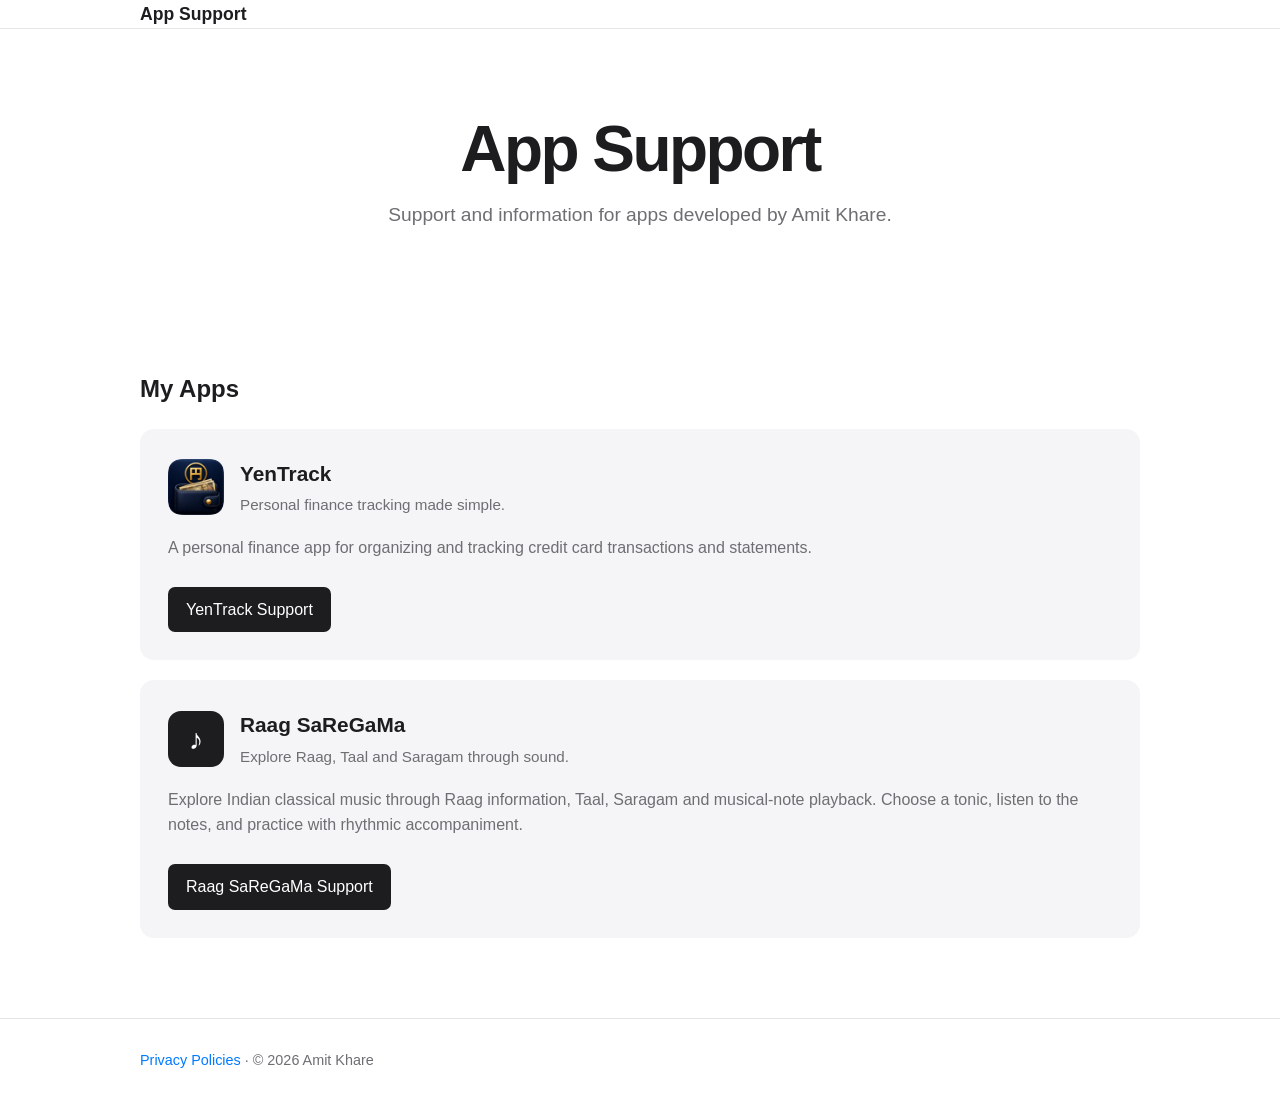
<file: index.html>
<!DOCTYPE html>
<html lang="en">
<head>
    <meta charset="UTF-8">
    <meta name="viewport" content="width=device-width, initial-scale=1.0">

    <meta name="description"
          content="Support and information for apps developed by Amit Khare.">

    <title>App Support</title>

    <link rel="stylesheet" href="style.css">
</head>

<body>

<header class="site-header">
    <div class="container">
        <a href="index.html" class="site-title">App Support</a>
    </div>
</header>

<main class="container">

    <section class="hero">
        <h1>App Support</h1>
        <p>
            Support and information for apps developed by Amit Khare.
        </p>
    </section>

    <section>
        <h2>My Apps</h2>

        <div class="app-card">

            <div class="app-card-header">

                <img src="apps/yentrack/YenTrack%20Icon%20(1).png"
                     alt="YenTrack"
                     class="app-card-icon">

                <div>
                    <h3>YenTrack</h3>
                    <p class="app-card-subtitle">
                        Personal finance tracking made simple.
                    </p>
                </div>

            </div>

            <p>
                A personal finance app for organizing and tracking
                credit card transactions and statements.
            </p>

            <a href="apps/yentrack/" class="button">
                YenTrack Support
            </a>

        </div>


        <div class="app-card">

            <div class="app-card-header">

                <div class="app-card-icon app-card-icon-placeholder"
                     aria-hidden="true">♪</div>

                <div>
                    <h3>Raag SaReGaMa</h3>
                    <p class="app-card-subtitle">
                        Explore Raag, Taal and Saragam through sound.
                    </p>
                </div>

            </div>

            <p>
                Explore Indian classical music through Raag information,
                Taal, Saragam and musical-note playback. Choose a tonic,
                listen to the notes, and practice with rhythmic accompaniment.
            </p>

            <a href="apps/raag-saregama/" class="button">
                Raag SaReGaMa Support
            </a>

        </div>

    </section>

</main>

<footer class="site-footer">
    <div class="container">
        <a href="privacy.html">Privacy Policies</a>
        <span> · </span>
        <span>© 2026 Amit Khare</span>
    </div>
</footer>

</body>
</html>
</file>
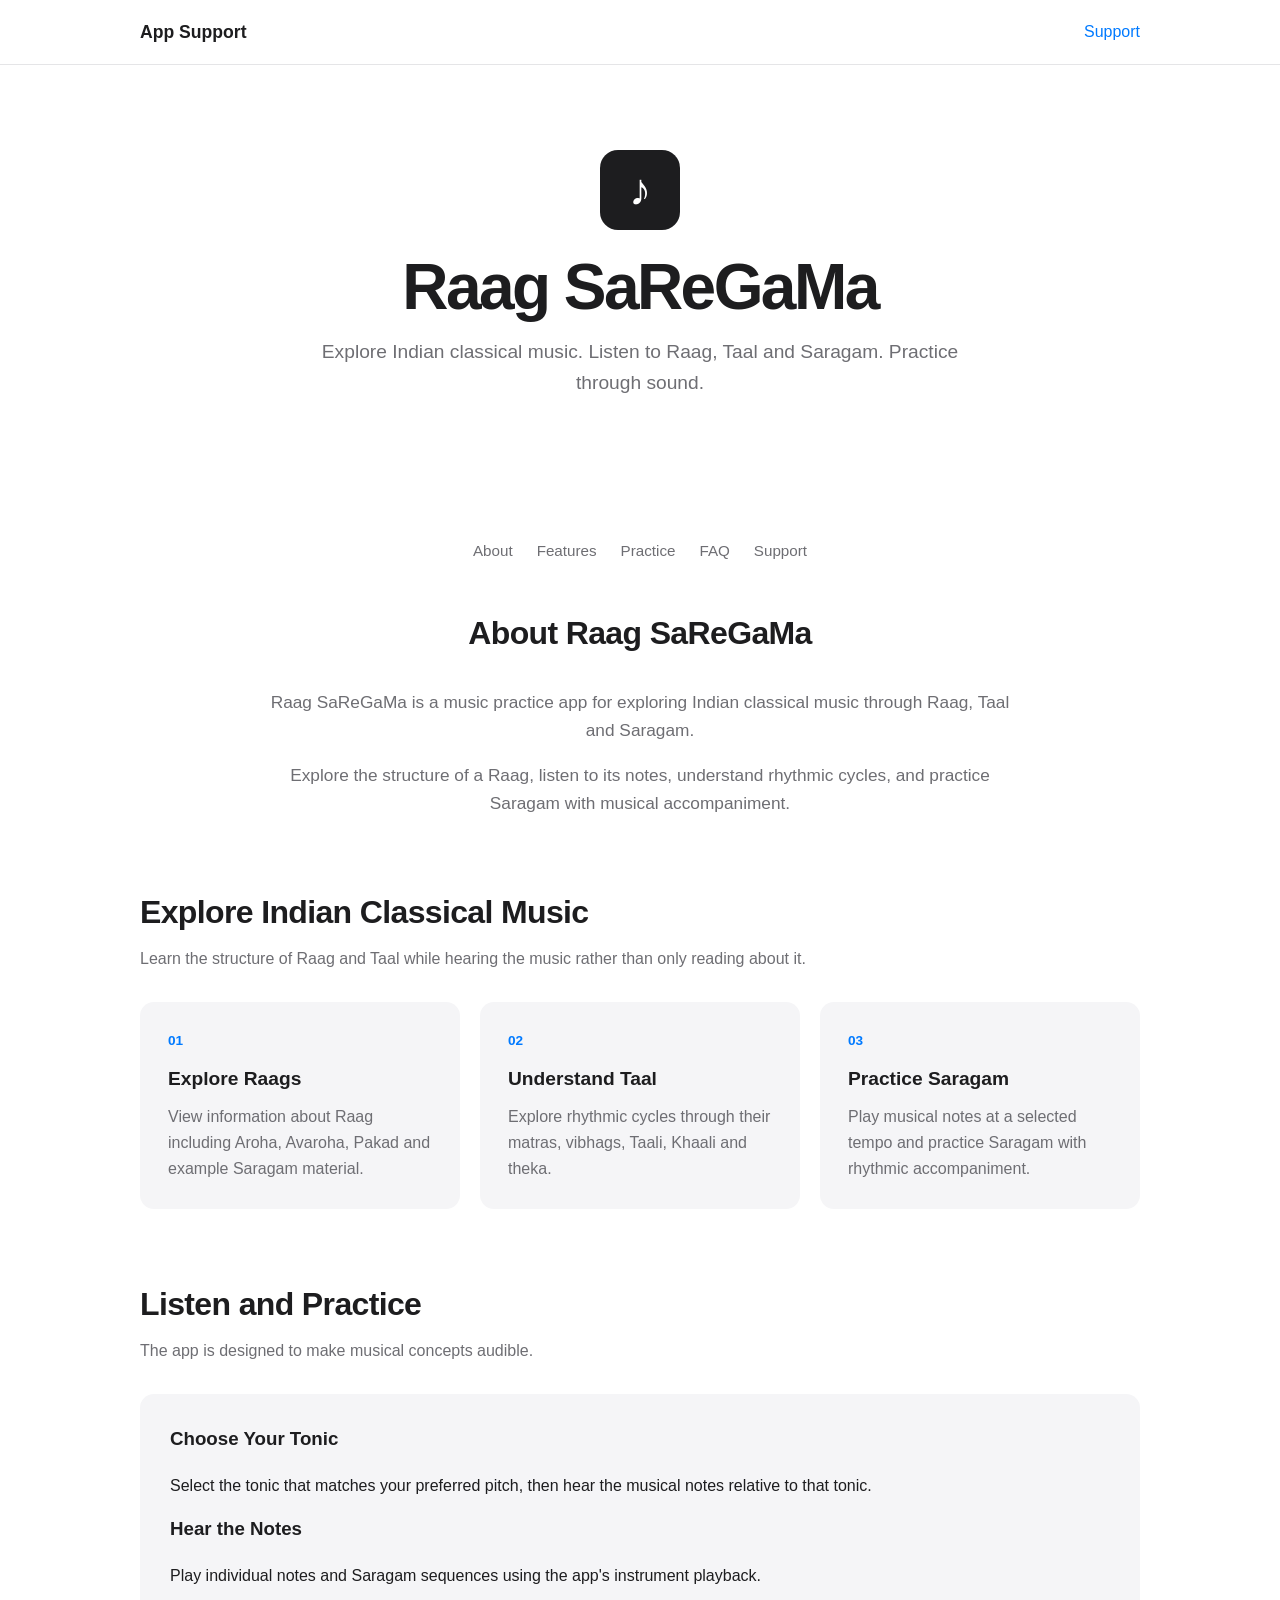
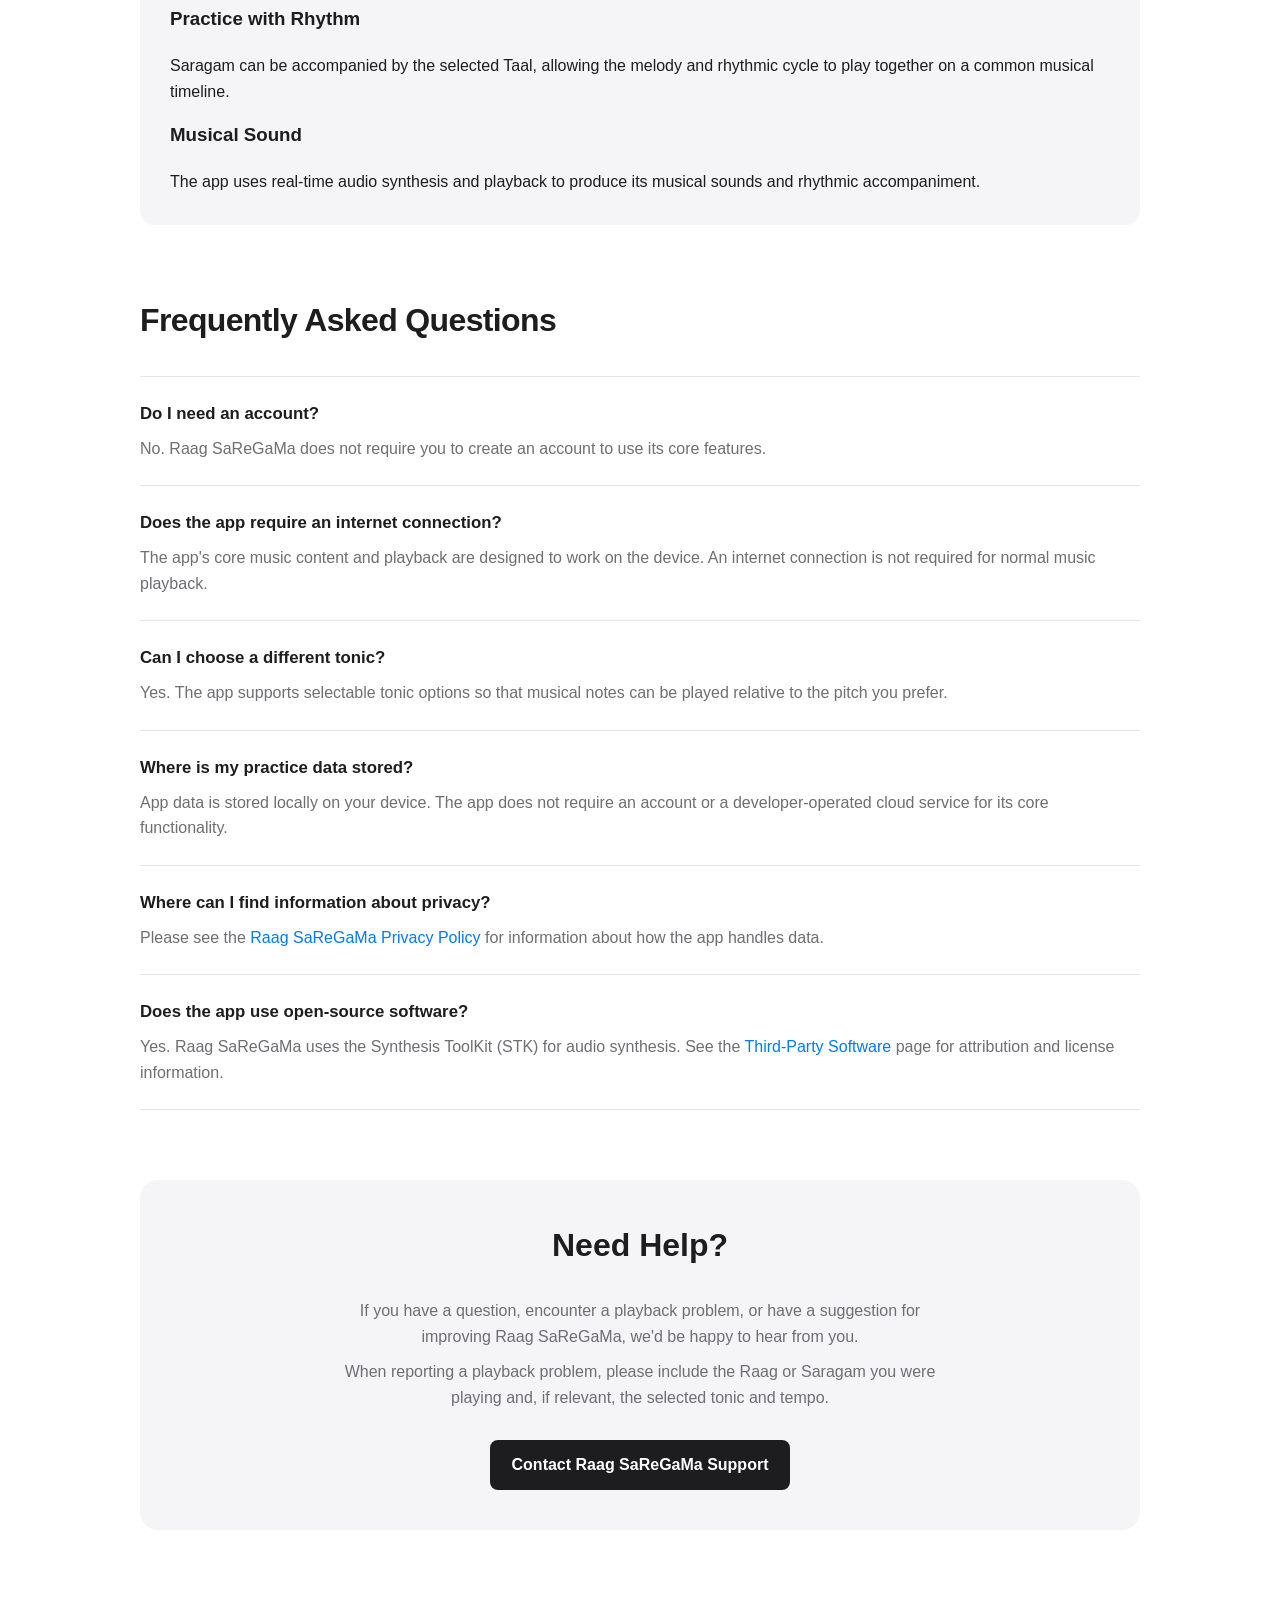
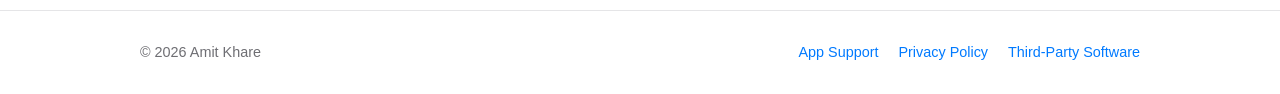
<file: apps/raag-saregama/index.html>
<!DOCTYPE html>
<html lang="en">
<head>
    <meta charset="UTF-8">
    <meta name="viewport" content="width=device-width, initial-scale=1.0">

    <meta name="description"
          content="Raag SaReGaMa support, help and information.">

    <title>Raag SaReGaMa Support</title>

    <link rel="stylesheet" href="../../style.css">
</head>

<body>

<header class="site-header">
    <div class="container header-inner">

        <a href="../../" class="site-title">
            App Support
        </a>

        <a href="#support">Support</a>

    </div>
</header>

<main class="container">

    <section class="hero">

        <div class="hero-music-symbol" aria-hidden="true">♪</div>

        <h1>Raag SaReGaMa</h1>

        <p>
            Explore Indian classical music.
            Listen to Raag, Taal and Saragam.
            Practice through sound.
        </p>

    </section>


    <nav class="page-nav">
        <a href="#about">About</a>
        <a href="#features">Features</a>
        <a href="#practice">Practice</a>
        <a href="#faq">FAQ</a>
        <a href="#support">Support</a>
    </nav>


    <section id="about" class="intro">

        <div class="section-heading">
            <h2>About Raag SaReGaMa</h2>
        </div>

        <p>
            Raag SaReGaMa is a music practice app for exploring
            Indian classical music through Raag, Taal and Saragam.
        </p>

        <p>
            Explore the structure of a Raag, listen to its notes,
            understand rhythmic cycles, and practice Saragam with
            musical accompaniment.
        </p>

    </section>


    <section id="features">

        <div class="section-heading">
            <h2>Explore Indian Classical Music</h2>
            <p>
                Learn the structure of Raag and Taal while hearing
                the music rather than only reading about it.
            </p>
        </div>

        <div class="feature-grid">

            <div class="feature-card">
                <div class="feature-number">01</div>

                <h3>Explore Raags</h3>

                <p>
                    View information about Raag including Aroha,
                    Avaroha, Pakad and example Saragam material.
                </p>
            </div>


            <div class="feature-card">
                <div class="feature-number">02</div>

                <h3>Understand Taal</h3>

                <p>
                    Explore rhythmic cycles through their matras,
                    vibhags, Taali, Khaali and theka.
                </p>
            </div>


            <div class="feature-card">
                <div class="feature-number">03</div>

                <h3>Practice Saragam</h3>

                <p>
                    Play musical notes at a selected tempo and
                    practice Saragam with rhythmic accompaniment.
                </p>
            </div>

        </div>

    </section>


    <section id="practice">

        <div class="section-heading">
            <h2>Listen and Practice</h2>
            <p>
                The app is designed to make musical concepts audible.
            </p>
        </div>

        <div class="info-card">

            <h3>Choose Your Tonic</h3>

            <p>
                Select the tonic that matches your preferred pitch,
                then hear the musical notes relative to that tonic.
            </p>

            <h3>Hear the Notes</h3>

            <p>
                Play individual notes and Saragam sequences using
                the app's instrument playback.
            </p>

            <h3>Practice with Rhythm</h3>

            <p>
                Saragam can be accompanied by the selected Taal,
                allowing the melody and rhythmic cycle to play
                together on a common musical timeline.
            </p>

            <h3>Musical Sound</h3>

            <p>
                The app uses real-time audio synthesis and playback
                to produce its musical sounds and rhythmic accompaniment.
            </p>

        </div>

    </section>


    <section id="faq">

        <div class="section-heading">
            <h2>Frequently Asked Questions</h2>
        </div>

        <div class="faq">

            <div class="faq-item">
                <h3>
                    Do I need an account?
                </h3>

                <p>
                    No. Raag SaReGaMa does not require you to create
                    an account to use its core features.
                </p>
            </div>


            <div class="faq-item">
                <h3>
                    Does the app require an internet connection?
                </h3>

                <p>
                    The app's core music content and playback are
                    designed to work on the device. An internet
                    connection is not required for normal music
                    playback.
                </p>
            </div>


            <div class="faq-item">
                <h3>
                    Can I choose a different tonic?
                </h3>

                <p>
                    Yes. The app supports selectable tonic options so
                    that musical notes can be played relative to the
                    pitch you prefer.
                </p>
            </div>


            <div class="faq-item">
                <h3>
                    Where is my practice data stored?
                </h3>

                <p>
                    App data is stored locally on your device. The app
                    does not require an account or a developer-operated
                    cloud service for its core functionality.
                </p>
            </div>


            <div class="faq-item">
                <h3>
                    Where can I find information about privacy?
                </h3>

                <p>
                    Please see the
                    <a href="privacy.html">Raag SaReGaMa Privacy Policy</a>
                    for information about how the app handles data.
                </p>
            </div>


            <div class="faq-item">
                <h3>
                    Does the app use open-source software?
                </h3>

                <p>
                    Yes. Raag SaReGaMa uses the Synthesis ToolKit
                    (STK) for audio synthesis. See the
                    <a href="licenses.html">Third-Party Software</a>
                    page for attribution and license information.
                </p>
            </div>

        </div>

    </section>


    <section id="support">

        <div class="support-card">

            <h2>Need Help?</h2>

            <p>
                If you have a question, encounter a playback problem,
                or have a suggestion for improving Raag SaReGaMa,
                we'd be happy to hear from you.
            </p>

            <p>
                When reporting a playback problem, please include
                the Raag or Saragam you were playing and, if relevant,
                the selected tonic and tempo.
            </p>

            <a class="support-button"
               href="mailto:amittokhare@gmail.com">
                Contact Raag SaReGaMa Support
            </a>

        </div>

    </section>

</main>


<footer class="site-footer">

    <div class="container footer-inner">

        <div>
            © 2026 Amit Khare
        </div>

        <div class="footer-links">
            <a href="../../">App Support</a>
            <a href="privacy.html">Privacy Policy</a>
            <a href="licenses.html">Third-Party Software</a>
        </div>

    </div>

</footer>

</body>
</html>
</file>
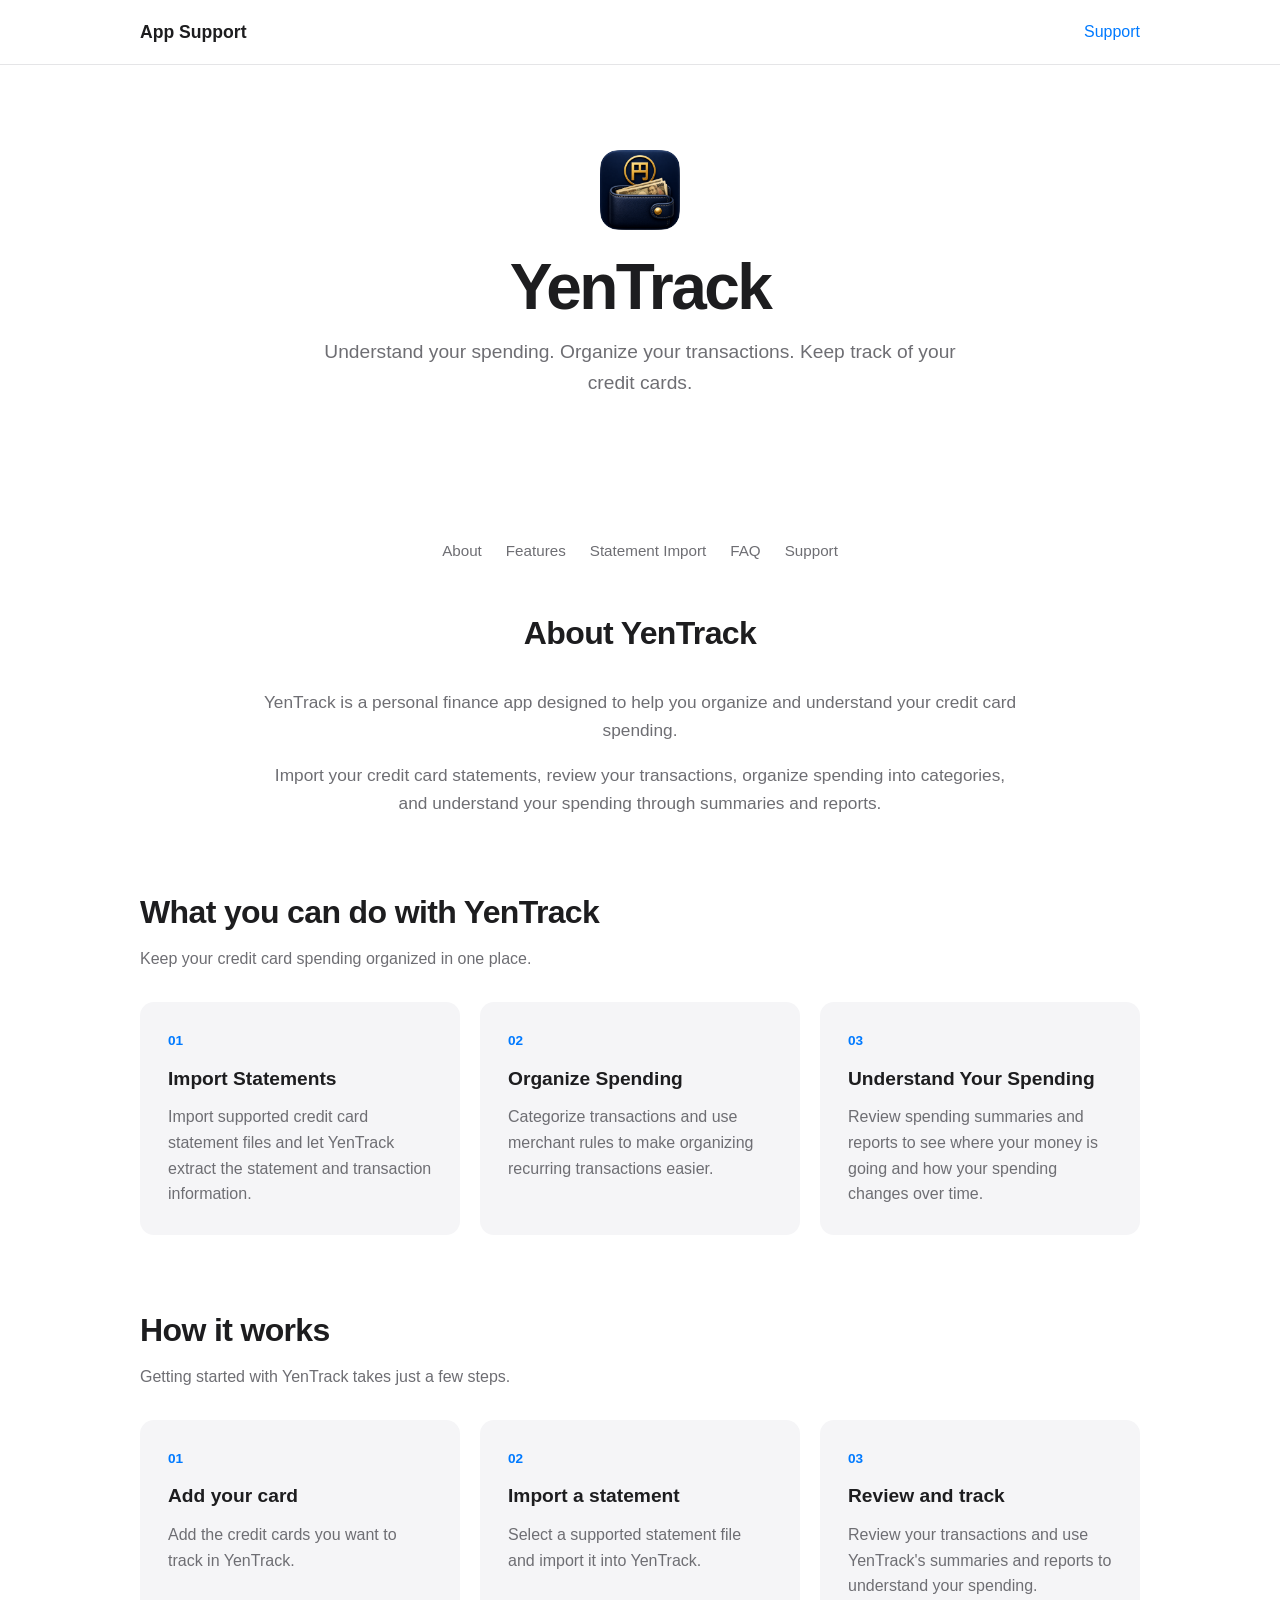
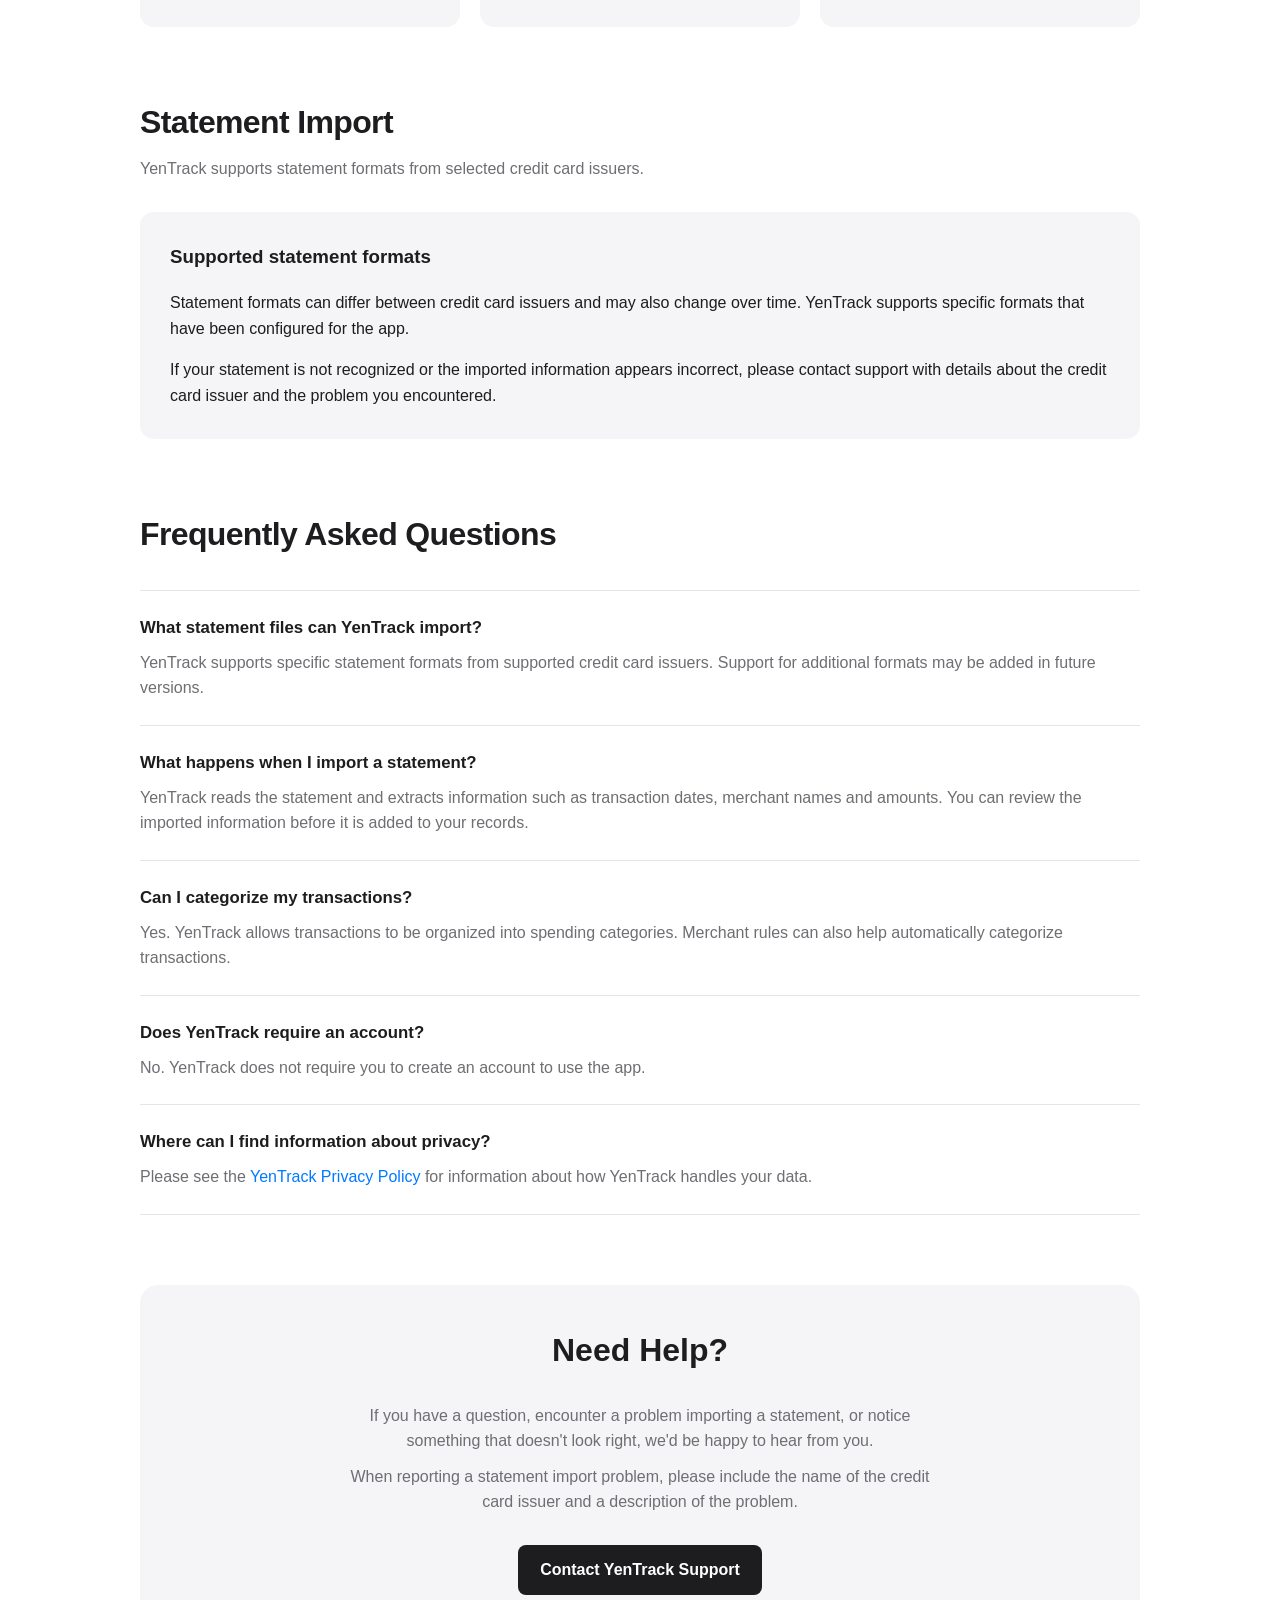
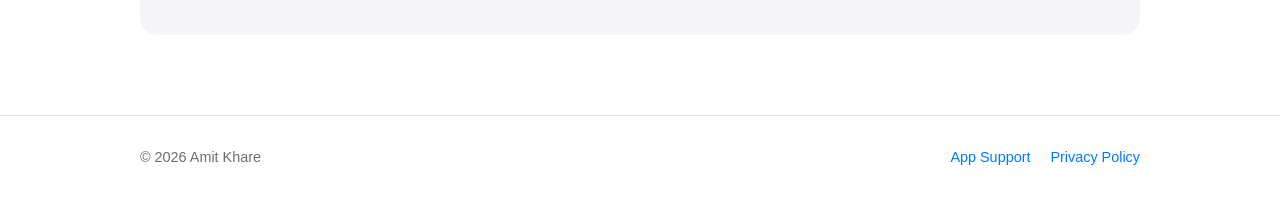
<file: apps/yentrack/index.html>
<!DOCTYPE html>
<html lang="en">
<head>
    <meta charset="UTF-8">
    <meta name="viewport" content="width=device-width, initial-scale=1.0">

    <meta name="description"
          content="YenTrack support, help and frequently asked questions.">

    <title>YenTrack Support</title>

    <link rel="stylesheet" href="../../style.css">
</head>

<body>

<header class="site-header">
    <div class="container header-inner">

        <a href="../../" class="site-title">
            App Support
        </a>

        <a href="#support">Support</a>

    </div>
</header>


<main class="container">

    <!-- Hero -->

    <section class="hero">

        <img src="YenTrack%20Icon%20(1).png" alt="YenTrack" class="hero-icon">

        <h1>YenTrack</h1>

        <p>
            Understand your spending.
            Organize your transactions.
            Keep track of your credit cards.
        </p>

    </section>


    <!-- Navigation -->

    <nav class="page-nav">
        <a href="#about">About</a>
        <a href="#features">Features</a>
        <a href="#import">Statement Import</a>
        <a href="#faq">FAQ</a>
        <a href="#support">Support</a>
    </nav>


    <!-- About -->

    <section id="about" class="intro">

        <div class="section-heading">
            <h2>About YenTrack</h2>
        </div>

        <p>
            YenTrack is a personal finance app designed to help you
            organize and understand your credit card spending.
        </p>

        <p>
            Import your credit card statements, review your
            transactions, organize spending into categories, and
            understand your spending through summaries and reports.
        </p>

    </section>


    <!-- Features -->

    <section id="features">

        <div class="section-heading">
            <h2>What you can do with YenTrack</h2>
            <p>
                Keep your credit card spending organized in one place.
            </p>
        </div>

        <div class="feature-grid">

            <div class="feature-card">
                <div class="feature-number">01</div>

                <h3>Import Statements</h3>

                <p>
                    Import supported credit card statement files and
                    let YenTrack extract the statement and transaction
                    information.
                </p>
            </div>


            <div class="feature-card">
                <div class="feature-number">02</div>

                <h3>Organize Spending</h3>

                <p>
                    Categorize transactions and use merchant rules to
                    make organizing recurring transactions easier.
                </p>
            </div>


            <div class="feature-card">
                <div class="feature-number">03</div>

                <h3>Understand Your Spending</h3>

                <p>
                    Review spending summaries and reports to see where
                    your money is going and how your spending changes
                    over time.
                </p>
            </div>

        </div>

    </section>


    <!-- How it works -->

    <section>

        <div class="section-heading">
            <h2>How it works</h2>
            <p>
                Getting started with YenTrack takes just a few steps.
            </p>
        </div>

        <div class="feature-grid">

            <div class="feature-card">
                <div class="feature-number">01</div>

                <h3>Add your card</h3>

                <p>
                    Add the credit cards you want to track in YenTrack.
                </p>
            </div>


            <div class="feature-card">
                <div class="feature-number">02</div>

                <h3>Import a statement</h3>

                <p>
                    Select a supported statement file and import it into
                    YenTrack.
                </p>
            </div>


            <div class="feature-card">
                <div class="feature-number">03</div>

                <h3>Review and track</h3>

                <p>
                    Review your transactions and use YenTrack's
                    summaries and reports to understand your spending.
                </p>
            </div>

        </div>

    </section>


    <!-- Statement Import -->

    <section id="import">

        <div class="section-heading">
            <h2>Statement Import</h2>
            <p>
                YenTrack supports statement formats from selected
                credit card issuers.
            </p>
        </div>

        <div class="info-card">

            <h3>Supported statement formats</h3>

            <p>
                Statement formats can differ between credit card issuers
                and may also change over time. YenTrack supports specific
                formats that have been configured for the app.
            </p>

            <p>
                If your statement is not recognized or the imported
                information appears incorrect, please contact support
                with details about the credit card issuer and the
                problem you encountered.
            </p>

        </div>

    </section>


    <!-- FAQ -->

    <section id="faq">

        <div class="section-heading">
            <h2>Frequently Asked Questions</h2>
        </div>

        <div class="faq">

            <div class="faq-item">
                <h3>
                    What statement files can YenTrack import?
                </h3>

                <p>
                    YenTrack supports specific statement formats from
                    supported credit card issuers. Support for additional
                    formats may be added in future versions.
                </p>
            </div>


            <div class="faq-item">
                <h3>
                    What happens when I import a statement?
                </h3>

                <p>
                    YenTrack reads the statement and extracts information
                    such as transaction dates, merchant names and
                    amounts. You can review the imported information
                    before it is added to your records.
                </p>
            </div>


            <div class="faq-item">
                <h3>
                    Can I categorize my transactions?
                </h3>

                <p>
                    Yes. YenTrack allows transactions to be organized
                    into spending categories. Merchant rules can also
                    help automatically categorize transactions.
                </p>
            </div>


            <div class="faq-item">
                <h3>
                    Does YenTrack require an account?
                </h3>

                <p>
                    No. YenTrack does not require you to create an
                    account to use the app.
                </p>
            </div>


            <div class="faq-item">
                <h3>
                    Where can I find information about privacy?
                </h3>

                <p>
                    Please see the
                    <a href="privacy.html">YenTrack Privacy Policy</a>
                    for information about how YenTrack handles your data.
                </p>
            </div>

        </div>

    </section>


    <!-- Support -->

    <section id="support">

        <div class="support-card">

            <h2>Need Help?</h2>

            <p>
                If you have a question, encounter a problem importing a
                statement, or notice something that doesn't look right,
                we'd be happy to hear from you.
            </p>

            <p>
                When reporting a statement import problem, please
                include the name of the credit card issuer and a
                description of the problem.
            </p>

            <a class="support-button"
               href="mailto:amittokhare@gmail.com">
                Contact YenTrack Support
            </a>

        </div>

    </section>

</main>


<footer class="site-footer">

    <div class="container footer-inner">

        <div>
            © 2026 Amit Khare
        </div>

        <div class="footer-links">
            <a href="../../">App Support</a>
            <a href="privacy.html">Privacy Policy</a>
        </div>

    </div>

</footer>

</body>
</html>
</file>
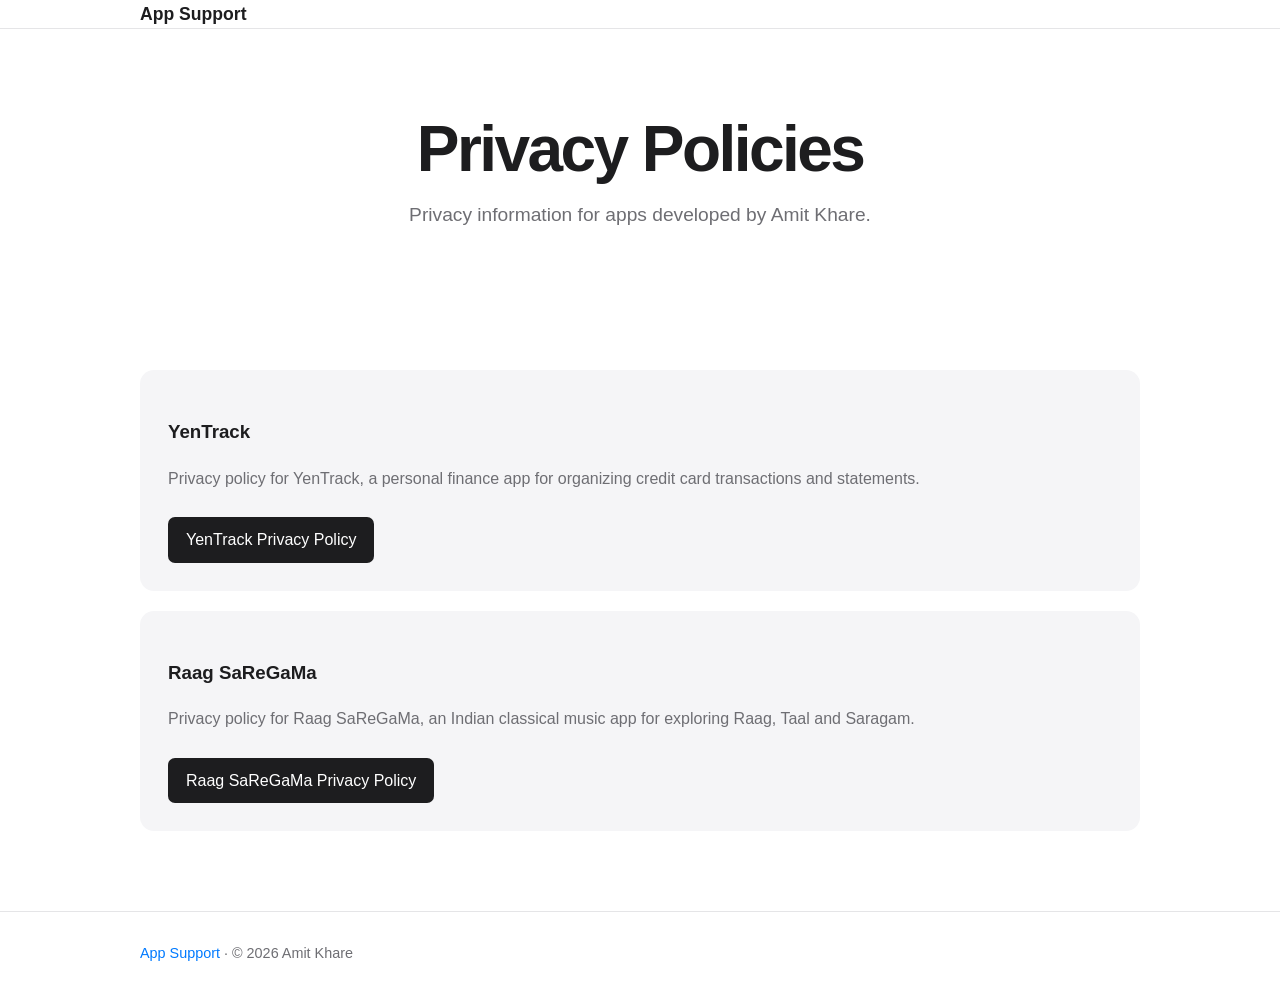
<file: privacy.html>
<!DOCTYPE html>
<html lang="en">
<head>
    <meta charset="UTF-8">
    <meta name="viewport" content="width=device-width, initial-scale=1.0">

    <title>Privacy Policies</title>

    <link rel="stylesheet" href="style.css">
</head>

<body>

<header class="site-header">
    <div class="container">
        <a href="index.html" class="site-title">App Support</a>
    </div>
</header>

<main class="container">

    <section class="hero">
        <h1>Privacy Policies</h1>
        <p>
            Privacy information for apps developed by Amit Khare.
        </p>
    </section>

    <section>

        <div class="app-card">
            <h3>YenTrack</h3>
            <p>
                Privacy policy for YenTrack, a personal finance app
                for organizing credit card transactions and statements.
            </p>
            <a href="apps/yentrack/privacy.html" class="button">
                YenTrack Privacy Policy
            </a>
        </div>

        <div class="app-card">
            <h3>Raag SaReGaMa</h3>
            <p>
                Privacy policy for Raag SaReGaMa, an Indian classical
                music app for exploring Raag, Taal and Saragam.
            </p>
            <a href="apps/raag-saregama/privacy.html" class="button">
                Raag SaReGaMa Privacy Policy
            </a>
        </div>

    </section>

</main>

<footer class="site-footer">
    <div class="container">
        <a href="index.html">App Support</a>
        <span> · </span>
        <span>© 2026 Amit Khare</span>
    </div>
</footer>

</body>
</html>
</file>
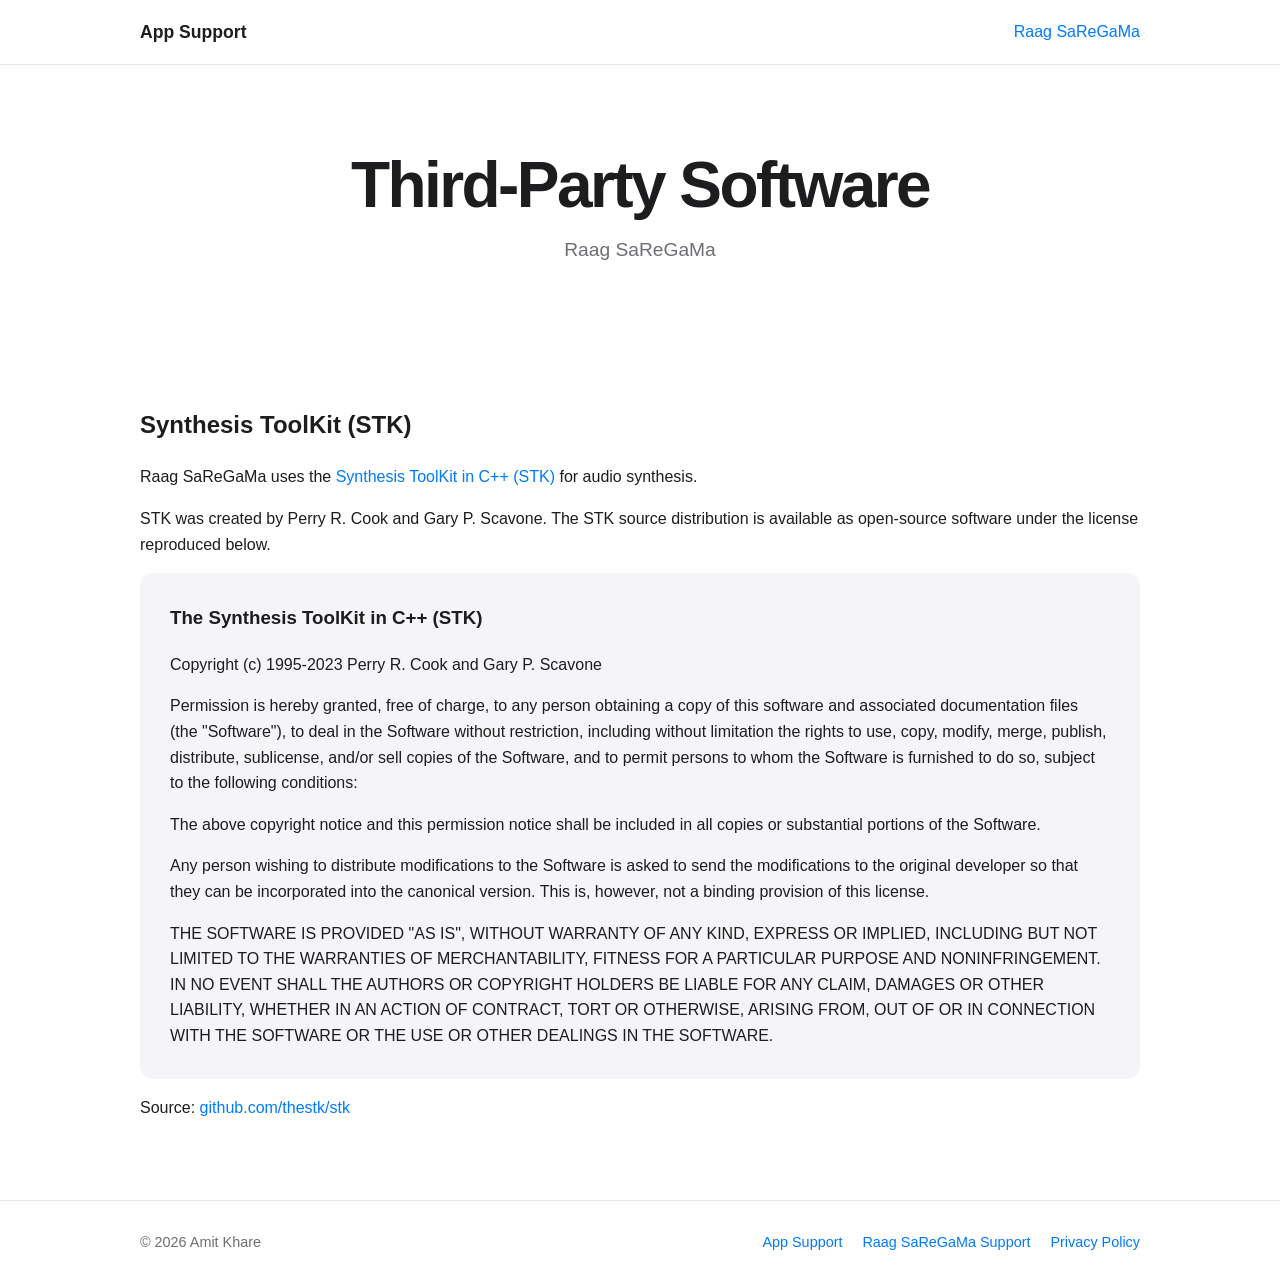
<file: apps/raag-saregama/licenses.html>
<!DOCTYPE html>
<html lang="en">
<head>
    <meta charset="UTF-8">
    <meta name="viewport" content="width=device-width, initial-scale=1.0">

    <meta name="description"
          content="Third-party software and open-source licenses used by Raag SaReGaMa.">

    <title>Raag SaReGaMa - Third-Party Software</title>

    <link rel="stylesheet" href="../../style.css">
</head>

<body>

<header class="site-header">
    <div class="container header-inner">

        <a href="../../" class="site-title">
            App Support
        </a>

        <a href="index.html">Raag SaReGaMa</a>

    </div>
</header>

<main class="container">

    <section class="hero">
        <h1>Third-Party Software</h1>
        <p>Raag SaReGaMa</p>
    </section>

    <section>

        <h2>Synthesis ToolKit (STK)</h2>

        <p>
            Raag SaReGaMa uses the
            <a href="https://github.com/thestk/stk" target="_blank" rel="noopener">
                Synthesis ToolKit in C++ (STK)
            </a>
            for audio synthesis.
        </p>

        <p>
            STK was created by Perry R. Cook and Gary P. Scavone.
            The STK source distribution is available as open-source
            software under the license reproduced below.
        </p>

        <div class="info-card">

            <h3>The Synthesis ToolKit in C++ (STK)</h3>

            <p>
                Copyright (c) 1995-2023 Perry R. Cook and Gary P. Scavone
            </p>

            <p>
                Permission is hereby granted, free of charge, to any
                person obtaining a copy of this software and associated
                documentation files (the "Software"), to deal in the
                Software without restriction, including without
                limitation the rights to use, copy, modify, merge,
                publish, distribute, sublicense, and/or sell copies
                of the Software, and to permit persons to whom the
                Software is furnished to do so, subject to the
                following conditions:
            </p>

            <p>
                The above copyright notice and this permission notice
                shall be included in all copies or substantial portions
                of the Software.
            </p>

            <p>
                Any person wishing to distribute modifications to the
                Software is asked to send the modifications to the
                original developer so that they can be incorporated
                into the canonical version. This is, however, not a
                binding provision of this license.
            </p>

            <p>
                THE SOFTWARE IS PROVIDED "AS IS", WITHOUT WARRANTY OF
                ANY KIND, EXPRESS OR IMPLIED, INCLUDING BUT NOT LIMITED
                TO THE WARRANTIES OF MERCHANTABILITY, FITNESS FOR A
                PARTICULAR PURPOSE AND NONINFRINGEMENT. IN NO EVENT
                SHALL THE AUTHORS OR COPYRIGHT HOLDERS BE LIABLE FOR
                ANY CLAIM, DAMAGES OR OTHER LIABILITY, WHETHER IN AN
                ACTION OF CONTRACT, TORT OR OTHERWISE, ARISING FROM,
                OUT OF OR IN CONNECTION WITH THE SOFTWARE OR THE USE OR
                OTHER DEALINGS IN THE SOFTWARE.
            </p>

        </div>

        <p>
            Source:
            <a href="https://github.com/thestk/stk" target="_blank" rel="noopener">
                github.com/thestk/stk
            </a>
        </p>

    </section>

</main>

<footer class="site-footer">

    <div class="container footer-inner">

        <div>
            © 2026 Amit Khare
        </div>

        <div class="footer-links">
            <a href="../../">App Support</a>
            <a href="index.html">Raag SaReGaMa Support</a>
            <a href="privacy.html">Privacy Policy</a>
        </div>

    </div>

</footer>

</body>
</html>
</file>
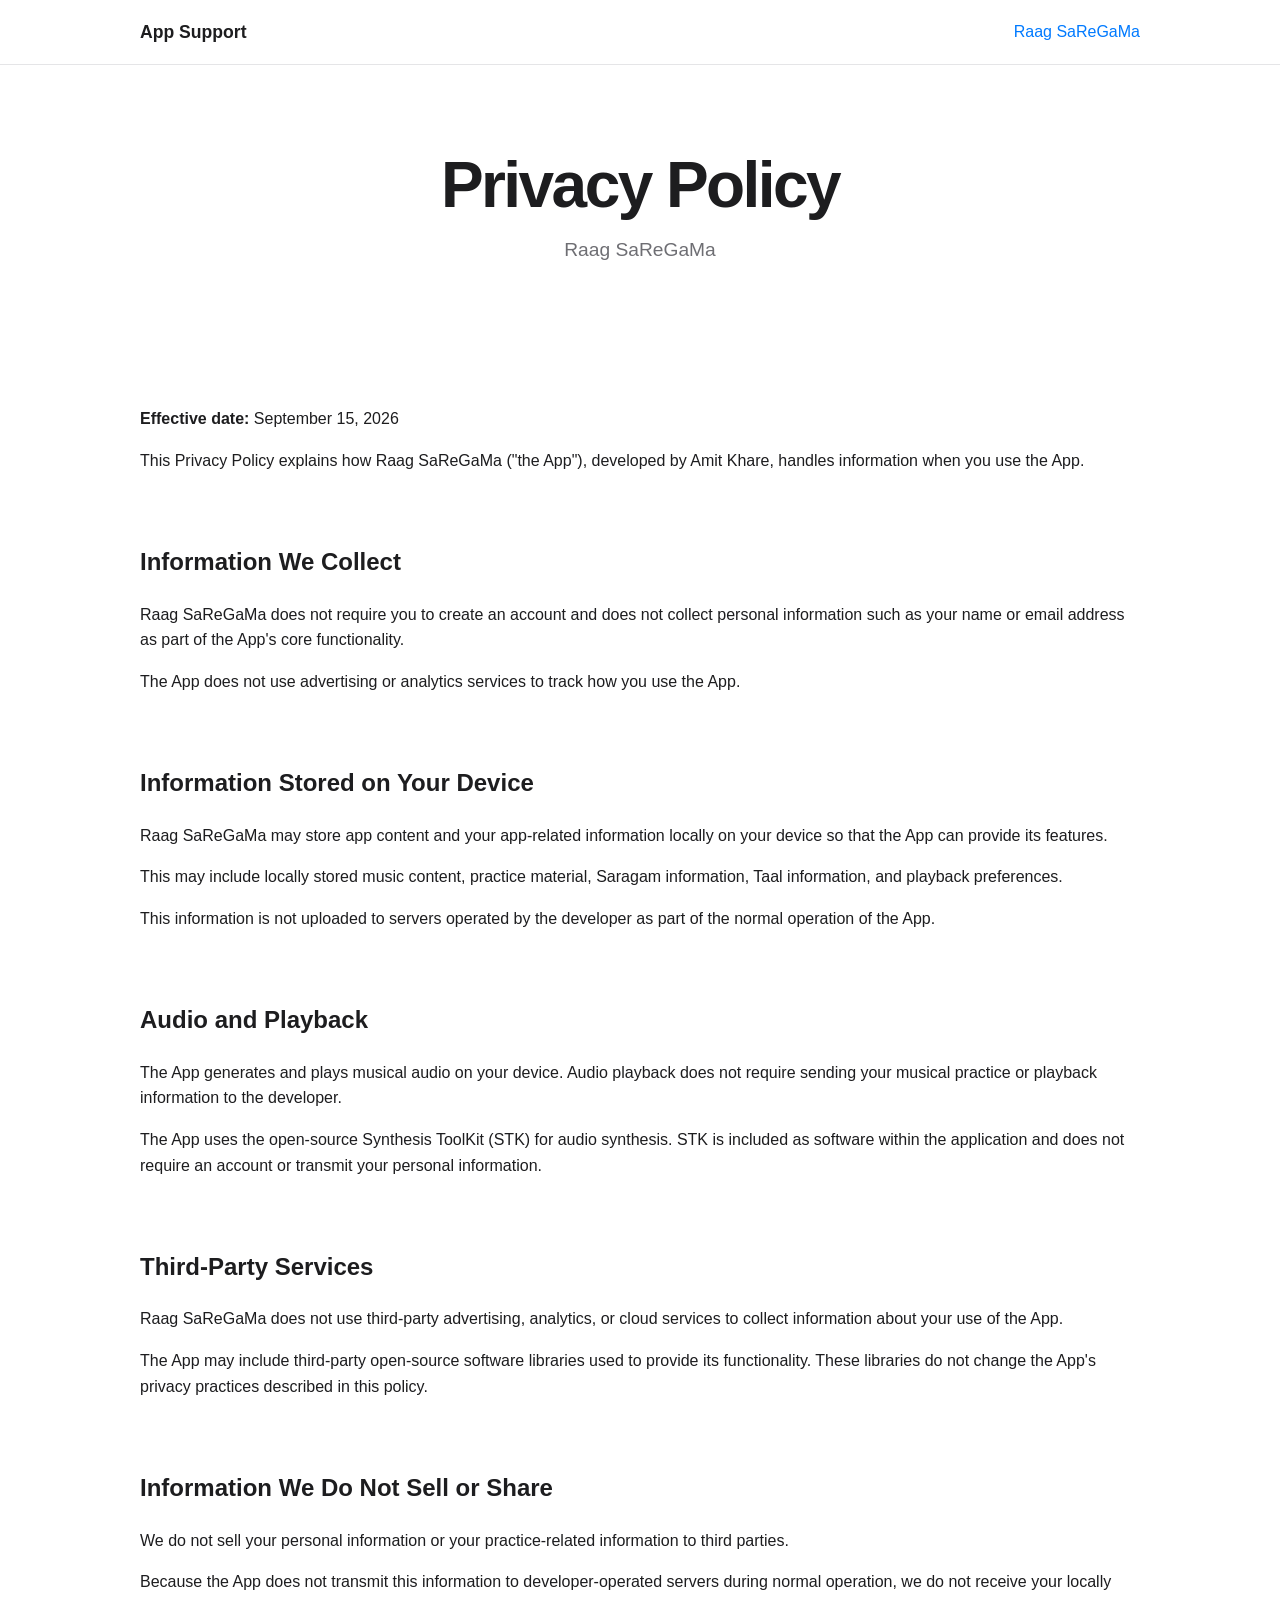
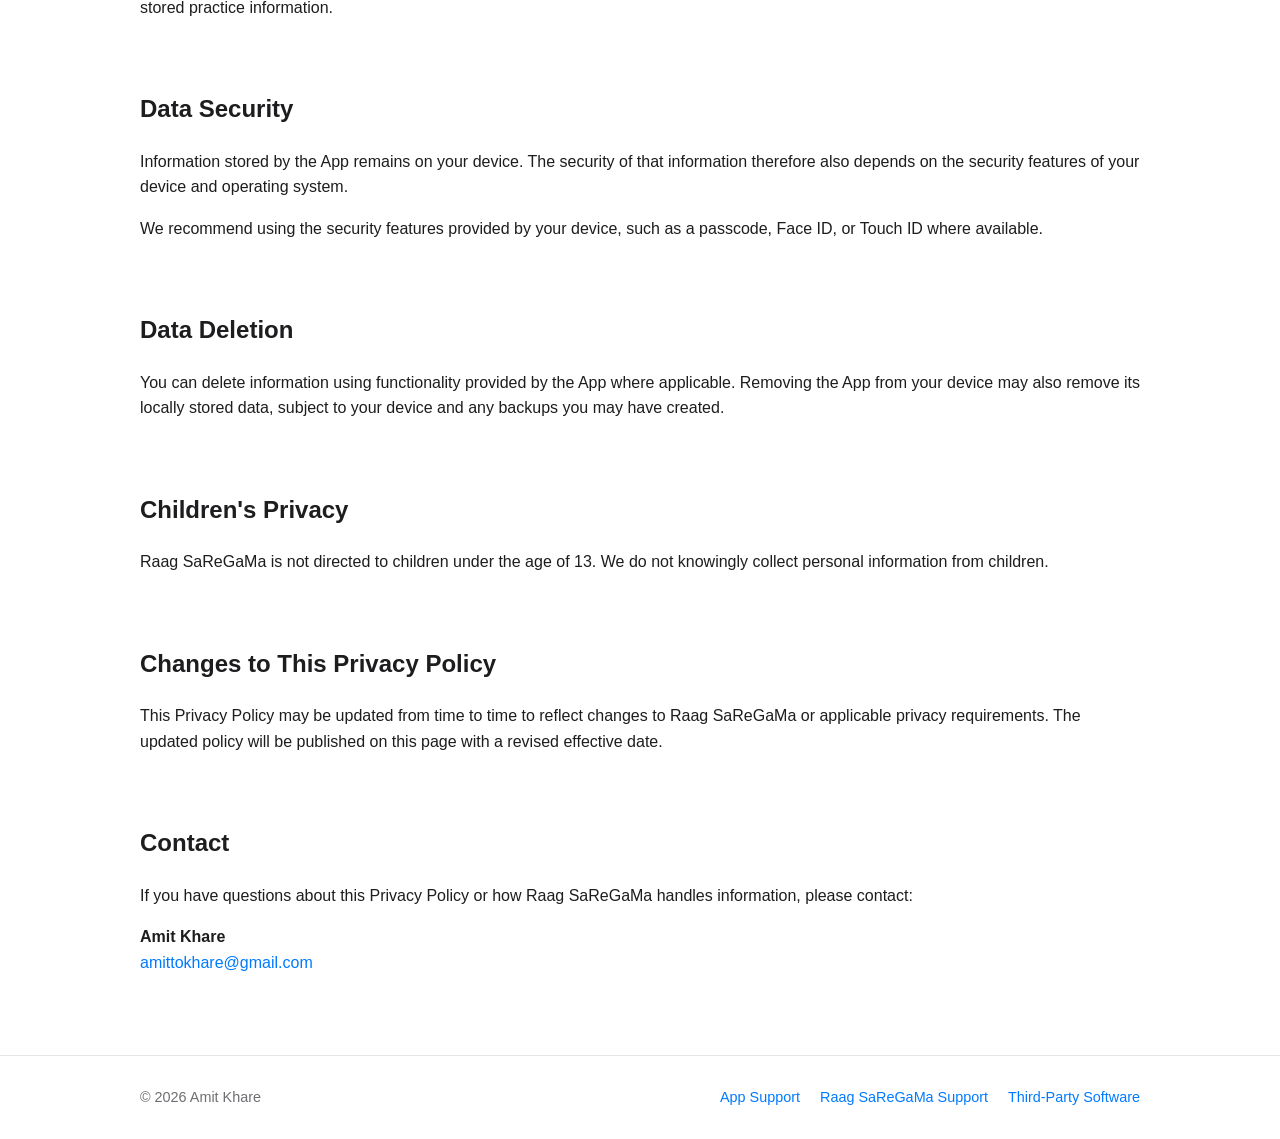
<file: apps/raag-saregama/privacy.html>
<!DOCTYPE html>
<html lang="en">
<head>
    <meta charset="UTF-8">
    <meta name="viewport" content="width=device-width, initial-scale=1.0">

    <meta name="description"
          content="Raag SaReGaMa Privacy Policy.">

    <title>Raag SaReGaMa Privacy Policy</title>

    <link rel="stylesheet" href="../../style.css">
</head>

<body>

<header class="site-header">
    <div class="container header-inner">

        <a href="../../" class="site-title">
            App Support
        </a>

        <a href="index.html">Raag SaReGaMa</a>

    </div>
</header>

<main class="container">

    <section class="hero">
        <h1>Privacy Policy</h1>
        <p>Raag SaReGaMa</p>
    </section>

    <section>

        <p>
            <strong>Effective date:</strong> September 15, 2026
        </p>

        <p>
            This Privacy Policy explains how Raag SaReGaMa
            ("the App"), developed by Amit Khare, handles information
            when you use the App.
        </p>

    </section>


    <section>

        <h2>Information We Collect</h2>

        <p>
            Raag SaReGaMa does not require you to create an account
            and does not collect personal information such as your
            name or email address as part of the App's core
            functionality.
        </p>

        <p>
            The App does not use advertising or analytics services
            to track how you use the App.
        </p>

    </section>


    <section>

        <h2>Information Stored on Your Device</h2>

        <p>
            Raag SaReGaMa may store app content and your app-related
            information locally on your device so that the App can
            provide its features.
        </p>

        <p>
            This may include locally stored music content, practice
            material, Saragam information, Taal information, and
            playback preferences.
        </p>

        <p>
            This information is not uploaded to servers operated by
            the developer as part of the normal operation of the App.
        </p>

    </section>


    <section>

        <h2>Audio and Playback</h2>

        <p>
            The App generates and plays musical audio on your device.
            Audio playback does not require sending your musical
            practice or playback information to the developer.
        </p>

        <p>
            The App uses the open-source Synthesis ToolKit (STK) for
            audio synthesis. STK is included as software within the
            application and does not require an account or transmit
            your personal information.
        </p>

    </section>


    <section>

        <h2>Third-Party Services</h2>

        <p>
            Raag SaReGaMa does not use third-party advertising,
            analytics, or cloud services to collect information about
            your use of the App.
        </p>

        <p>
            The App may include third-party open-source software
            libraries used to provide its functionality. These
            libraries do not change the App's privacy practices
            described in this policy.
        </p>

    </section>


    <section>

        <h2>Information We Do Not Sell or Share</h2>

        <p>
            We do not sell your personal information or your
            practice-related information to third parties.
        </p>

        <p>
            Because the App does not transmit this information to
            developer-operated servers during normal operation, we do
            not receive your locally stored practice information.
        </p>

    </section>


    <section>

        <h2>Data Security</h2>

        <p>
            Information stored by the App remains on your device.
            The security of that information therefore also depends
            on the security features of your device and operating
            system.
        </p>

        <p>
            We recommend using the security features provided by
            your device, such as a passcode, Face ID, or Touch ID
            where available.
        </p>

    </section>


    <section>

        <h2>Data Deletion</h2>

        <p>
            You can delete information using functionality provided
            by the App where applicable. Removing the App from your
            device may also remove its locally stored data, subject
            to your device and any backups you may have created.
        </p>

    </section>


    <section>

        <h2>Children's Privacy</h2>

        <p>
            Raag SaReGaMa is not directed to children under the age
            of 13. We do not knowingly collect personal information
            from children.
        </p>

    </section>


    <section>

        <h2>Changes to This Privacy Policy</h2>

        <p>
            This Privacy Policy may be updated from time to time to
            reflect changes to Raag SaReGaMa or applicable privacy
            requirements. The updated policy will be published on
            this page with a revised effective date.
        </p>

    </section>


    <section>

        <h2>Contact</h2>

        <p>
            If you have questions about this Privacy Policy or how
            Raag SaReGaMa handles information, please contact:
        </p>

        <p>
            <strong>Amit Khare</strong><br>
            <a href="mailto:amittokhare@gmail.com">
                amittokhare@gmail.com
            </a>
        </p>

    </section>

</main>


<footer class="site-footer">

    <div class="container footer-inner">

        <div>
            © 2026 Amit Khare
        </div>

        <div class="footer-links">
            <a href="../../">App Support</a>
            <a href="index.html">Raag SaReGaMa Support</a>
            <a href="licenses.html">Third-Party Software</a>
        </div>

    </div>

</footer>

</body>
</html>
</file>
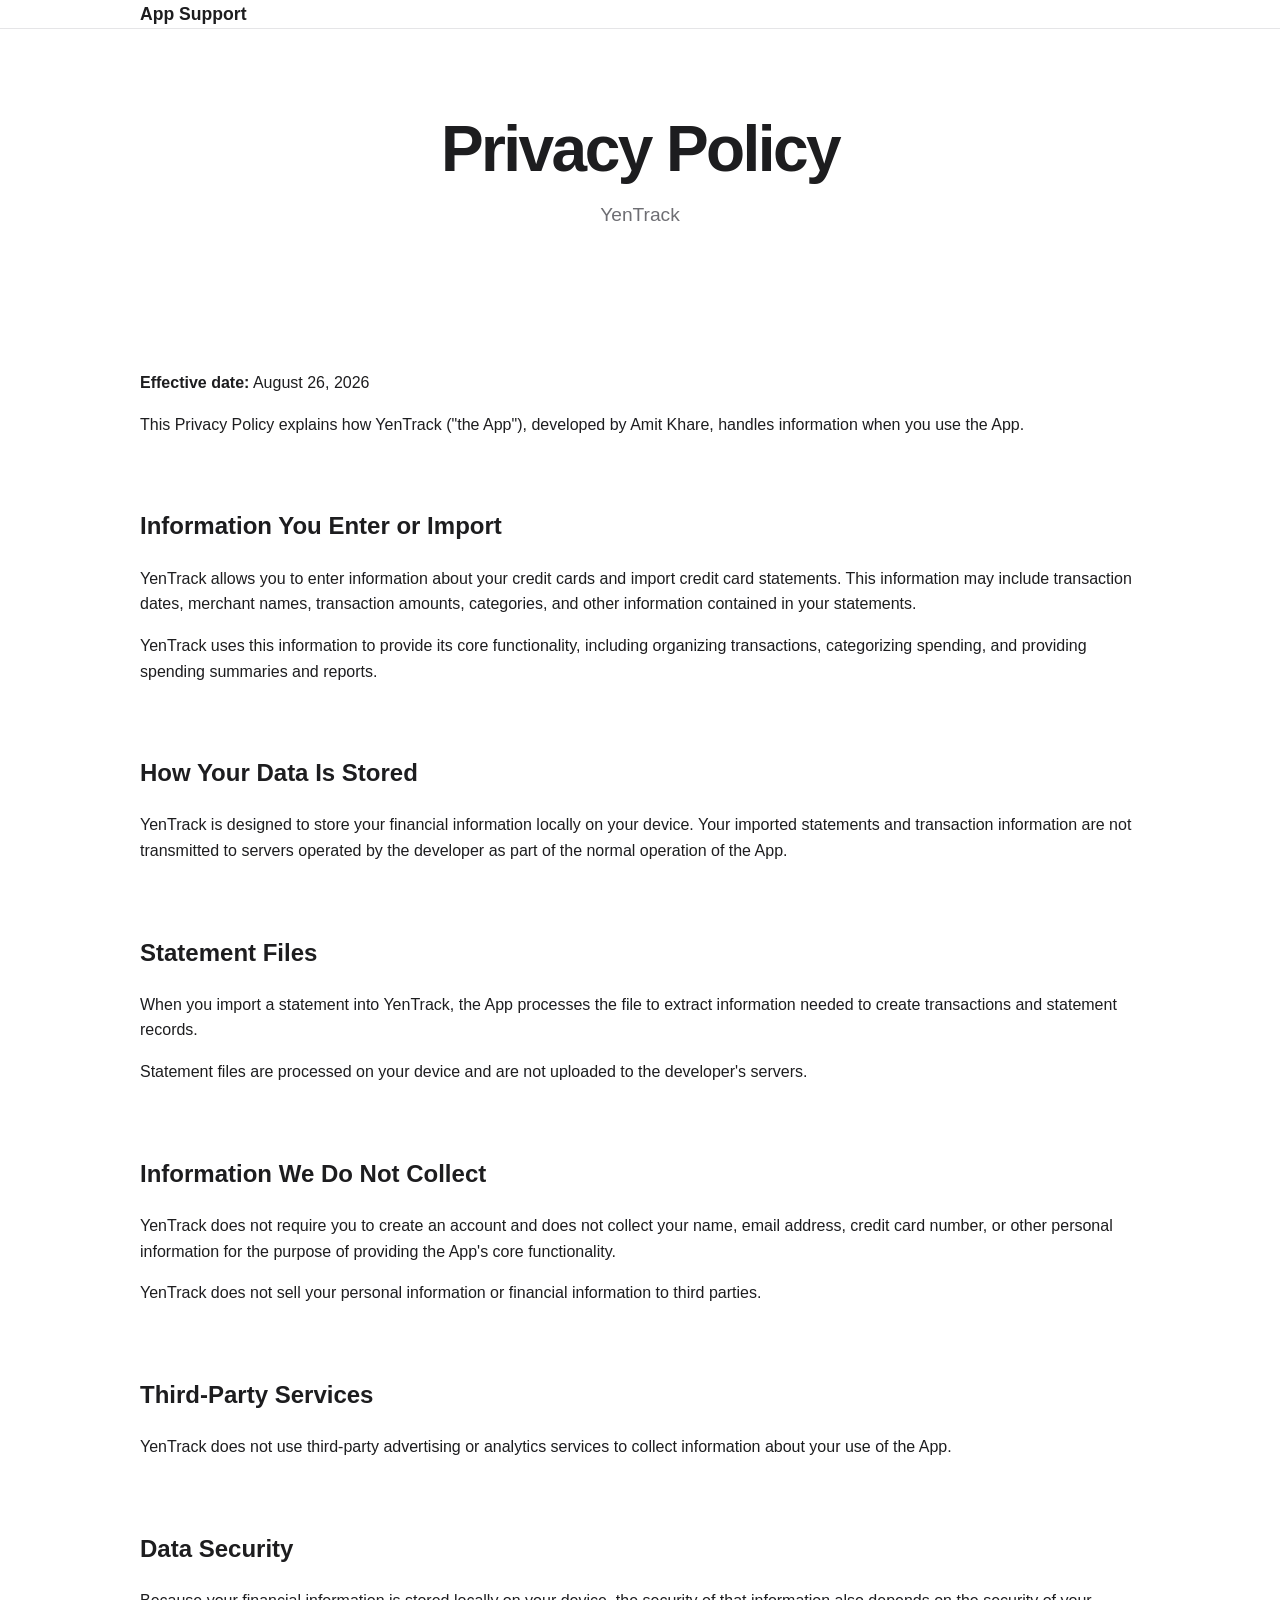
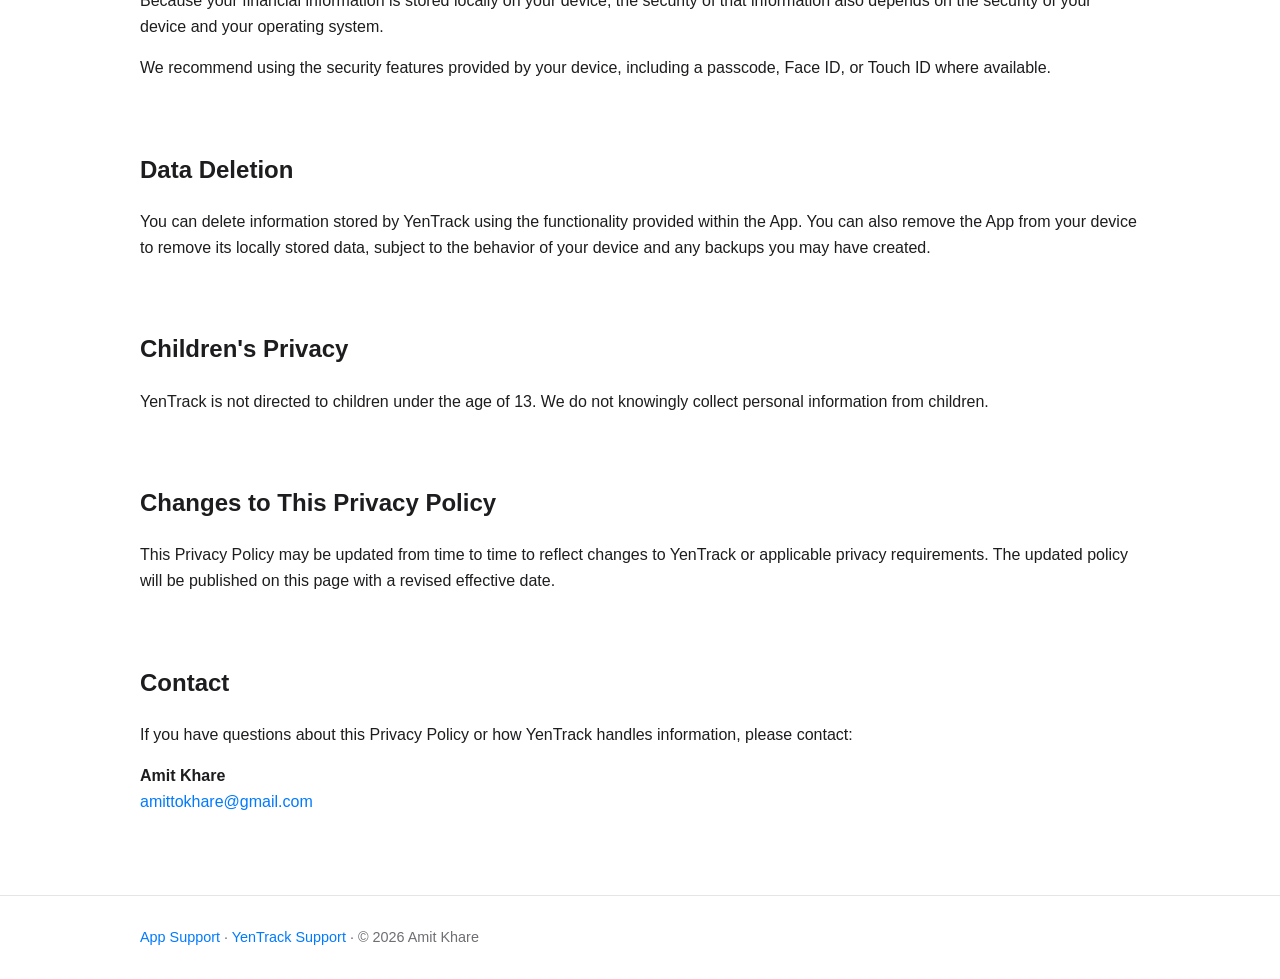
<file: apps/yentrack/privacy.html>
<!DOCTYPE html>
<html lang="en">
<head>
    <meta charset="UTF-8">
    <meta name="viewport" content="width=device-width, initial-scale=1.0">

    <meta name="description"
          content="YenTrack Privacy Policy.">

    <title>YenTrack Privacy Policy</title>

    <link rel="stylesheet" href="../../style.css">
</head>

<body>

<header class="site-header">
    <div class="container">
        <a href="../../" class="site-title">App Support</a>
    </div>
</header>

<main class="container">

    <section class="hero">
        <h1>Privacy Policy</h1>
        <p>YenTrack</p>
    </section>

    <section>
        <p>
            <strong>Effective date:</strong> August 26, 2026
        </p>

        <p>
            This Privacy Policy explains how YenTrack ("the App"),
            developed by Amit Khare, handles information when you use
            the App.
        </p>
    </section>

    <section>
        <h2>Information You Enter or Import</h2>

        <p>
            YenTrack allows you to enter information about your credit
            cards and import credit card statements. This information
            may include transaction dates, merchant names, transaction
            amounts, categories, and other information contained in
            your statements.
        </p>

        <p>
            YenTrack uses this information to provide its core
            functionality, including organizing transactions,
            categorizing spending, and providing spending summaries
            and reports.
        </p>
    </section>

    <section>
        <h2>How Your Data Is Stored</h2>

        <p>
            YenTrack is designed to store your financial information
            locally on your device. Your imported statements and
            transaction information are not transmitted to servers
            operated by the developer as part of the normal operation
            of the App.
        </p>
    </section>

    <section>
        <h2>Statement Files</h2>

        <p>
            When you import a statement into YenTrack, the App processes
            the file to extract information needed to create transactions
            and statement records.
        </p>

        <p>
            Statement files are processed on your device and are not
            uploaded to the developer's servers.
        </p>
    </section>

    <section>
        <h2>Information We Do Not Collect</h2>

        <p>
            YenTrack does not require you to create an account and does
            not collect your name, email address, credit card number, or
            other personal information for the purpose of providing the
            App's core functionality.
        </p>

        <p>
            YenTrack does not sell your personal information or financial
            information to third parties.
        </p>
    </section>

    <section>
        <h2>Third-Party Services</h2>

        <p>
            YenTrack does not use third-party advertising or analytics
            services to collect information about your use of the App.
        </p>
    </section>

    <section>
        <h2>Data Security</h2>

        <p>
            Because your financial information is stored locally on your
            device, the security of that information also depends on the
            security of your device and your operating system.
        </p>

        <p>
            We recommend using the security features provided by your
            device, including a passcode, Face ID, or Touch ID where
            available.
        </p>
    </section>

    <section>
        <h2>Data Deletion</h2>

        <p>
            You can delete information stored by YenTrack using the
            functionality provided within the App. You can also remove
            the App from your device to remove its locally stored data,
            subject to the behavior of your device and any backups you
            may have created.
        </p>
    </section>

    <section>
        <h2>Children's Privacy</h2>

        <p>
            YenTrack is not directed to children under the age of 13.
            We do not knowingly collect personal information from
            children.
        </p>
    </section>

    <section>
        <h2>Changes to This Privacy Policy</h2>

        <p>
            This Privacy Policy may be updated from time to time to
            reflect changes to YenTrack or applicable privacy
            requirements. The updated policy will be published on this
            page with a revised effective date.
        </p>
    </section>

    <section>
        <h2>Contact</h2>

        <p>
            If you have questions about this Privacy Policy or how
            YenTrack handles information, please contact:
        </p>

        <p>
            <strong>Amit Khare</strong><br>
            <a href="mailto:amittokhare@gmail.com">
                amittokhare@gmail.com
            </a>
        </p>
    </section>

</main>

<footer class="site-footer">
    <div class="container">
        <a href="../../">App Support</a>
        <span> · </span>
        <a href="index.html">YenTrack Support</a>
        <span> · </span>
        <span>© 2026 Amit Khare</span>
    </div>
</footer>

</body>
</html>
</file>
<file: style.css>
* {
    box-sizing: border-box;
}

:root {
    --text: #1d1d1f;
    --secondary-text: #6e6e73;
    --background: #ffffff;
    --surface: #f5f5f7;
    --border: #e5e5e7;
    --accent: #007aff;
}

html {
    scroll-behavior: smooth;
}

body {
    margin: 0;
    font-family: -apple-system, BlinkMacSystemFont, "Segoe UI",
                 Roboto, Helvetica, Arial, sans-serif;
    color: var(--text);
    background: var(--background);
    line-height: 1.6;
}

a {
    color: var(--accent);
    text-decoration: none;
}

a:hover {
    text-decoration: underline;
}

.container {
    width: 90%;
    max-width: 1000px;
    margin: 0 auto;
}


/* =========================
   Header
   ========================= */

.site-header {
    position: sticky;
    top: 0;
    z-index: 100;
    background: rgba(255, 255, 255, 0.92);
    backdrop-filter: blur(12px);
    border-bottom: 1px solid var(--border);
}

.header-inner {
    min-height: 64px;
    display: flex;
    align-items: center;
    justify-content: space-between;
}

.site-title {
    display: flex;
    align-items: center;
    gap: 10px;
    color: var(--text);
    text-decoration: none;
    font-size: 1.1rem;
    font-weight: 600;
}

.site-title:hover {
    text-decoration: none;
}


/* Small icon used in the header */

.brand-icon {
    width: 32px;
    height: 32px;
    border-radius: 8px;
    object-fit: cover;
    display: block;
}


/* =========================
   Hero
   ========================= */

.hero {
    text-align: center;
    padding: 85px 0 70px;
}


/* Large icon used in hero */

.hero-icon {
    width: 80px;
    height: 80px;
    margin: 0 auto 22px;
    border-radius: 18px;
    object-fit: cover;
    display: block;
}

.hero h1 {
    margin: 0 0 15px;
    font-size: clamp(2.4rem, 6vw, 4rem);
    line-height: 1.1;
    letter-spacing: -0.04em;
}

.hero p {
    max-width: 650px;
    margin: 0 auto;
    color: var(--secondary-text);
    font-size: 1.2rem;
}


/* =========================
   Navigation
   ========================= */

.page-nav {
    display: flex;
    justify-content: center;
    flex-wrap: wrap;
    gap: 24px;
    padding: 0 0 45px;
}

.page-nav a {
    color: var(--secondary-text);
    font-size: 0.95rem;
}

.page-nav a:hover {
    color: var(--text);
}


/* =========================
   Sections
   ========================= */

section {
    margin-bottom: 70px;
}

.section-heading {
    margin-bottom: 30px;
}

.section-heading h2 {
    margin: 0 0 8px;
    font-size: 2rem;
    letter-spacing: -0.02em;
}

.section-heading p {
    margin: 0;
    color: var(--secondary-text);
}


/* =========================
   Intro
   ========================= */

.intro {
    max-width: 760px;
    margin-left: auto;
    margin-right: auto;
    text-align: center;
}

.intro p {
    font-size: 1.08rem;
    color: var(--secondary-text);
}


/* =========================
   Feature Cards
   ========================= */

.feature-grid {
    display: grid;
    grid-template-columns: repeat(3, 1fr);
    gap: 20px;
}

.feature-card {
    padding: 28px;
    background: var(--surface);
    border-radius: 14px;
}

.feature-number {
    font-size: 0.85rem;
    font-weight: 700;
    color: var(--accent);
    margin-bottom: 12px;
}

.feature-card h3 {
    margin: 0 0 10px;
    font-size: 1.2rem;
}

.feature-card p {
    margin: 0;
    color: var(--secondary-text);
}

/* =========================
   App Cards
   ========================= */

.app-card {
    padding: 28px;
    background: var(--surface);
    border-radius: 14px;
    margin-bottom: 20px;
}

.app-card-header {
    display: flex;
    align-items: center;
    gap: 16px;
    margin-bottom: 18px;
}

.app-card-icon {
    width: 56px;
    height: 56px;
    border-radius: 13px;
    object-fit: cover;
    flex-shrink: 0;
}

.app-card-header h3 {
    margin: 0;
    font-size: 1.3rem;
}

.app-card-subtitle {
    margin: 3px 0 0;
    color: var(--secondary-text);
    font-size: 0.95rem;
}

.app-card > p {
    color: var(--secondary-text);
}

.app-card .button {
    display: inline-block;
    margin-top: 10px;
    padding: 10px 18px;
    background: var(--text);
    color: #ffffff;
    text-decoration: none;
    border-radius: 7px;
    font-weight: 500;
}

.app-card .button:hover {
    background: #000000;
    text-decoration: none;
}

/* =========================
   Information Cards
   ========================= */

.info-card {
    padding: 30px;
    background: var(--surface);
    border-radius: 14px;
}

.info-card h3 {
    margin-top: 0;
}

.info-card p:last-child {
    margin-bottom: 0;
}


/* =========================
   FAQ
   ========================= */

.faq {
    border-top: 1px solid var(--border);
}

.faq-item {
    padding: 24px 0;
    border-bottom: 1px solid var(--border);
}

.faq-item h3 {
    margin: 0 0 8px;
    font-size: 1.05rem;
}

.faq-item p {
    margin: 0;
    color: var(--secondary-text);
}


/* =========================
   Support
   ========================= */

.support-card {
    padding: 40px;
    text-align: center;
    background: var(--surface);
    border-radius: 18px;
}

.support-card h2 {
    margin-top: 0;
    font-size: 2rem;
}

.support-card p {
    max-width: 600px;
    margin: 10px auto;
    color: var(--secondary-text);
}

.support-button {
    display: inline-block;
    margin-top: 20px;
    padding: 12px 22px;
    background: var(--text);
    color: white;
    border-radius: 8px;
    font-weight: 600;
}

.support-button:hover {
    background: #000;
    text-decoration: none;
}


/* =========================
   Footer
   ========================= */

.site-footer {
    margin-top: 80px;
    padding: 30px 0;
    border-top: 1px solid var(--border);
    color: var(--secondary-text);
    font-size: 0.9rem;
}

.footer-inner {
    display: flex;
    justify-content: space-between;
    gap: 20px;
}

.footer-links {
    display: flex;
    gap: 20px;
}


/* =========================
   Mobile
   ========================= */

@media (max-width: 700px) {

    .container {
        width: 88%;
    }

    .hero {
        padding: 60px 0 50px;
    }

    .hero h1 {
        font-size: 2.6rem;
    }

    .hero p {
        font-size: 1.05rem;
    }

    .page-nav {
        gap: 16px;
        padding-bottom: 35px;
    }

    section {
        margin-bottom: 55px;
    }

    .feature-grid {
        grid-template-columns: 1fr;
    }

    .feature-card {
        padding: 24px;
    }

    .info-card {
        padding: 24px;
    }

    .support-card {
        padding: 30px 22px;
    }

    .footer-inner {
        flex-direction: column;
    }

    .footer-links {
        flex-wrap: wrap;
    }
}

/* =========================
   App icon placeholder
   ========================= */

.app-card-icon-placeholder {
    display: flex;
    align-items: center;
    justify-content: center;
    background: var(--text);
    color: #ffffff;
    font-size: 1.8rem;
    font-weight: 400;
}


/* =========================
   Music symbol used when an
   app icon is not yet provided
   ========================= */

.hero-music-symbol {
    width: 80px;
    height: 80px;
    margin: 0 auto 22px;
    border-radius: 18px;
    display: flex;
    align-items: center;
    justify-content: center;
    background: var(--text);
    color: #ffffff;
    font-size: 2.8rem;
}
</file>
